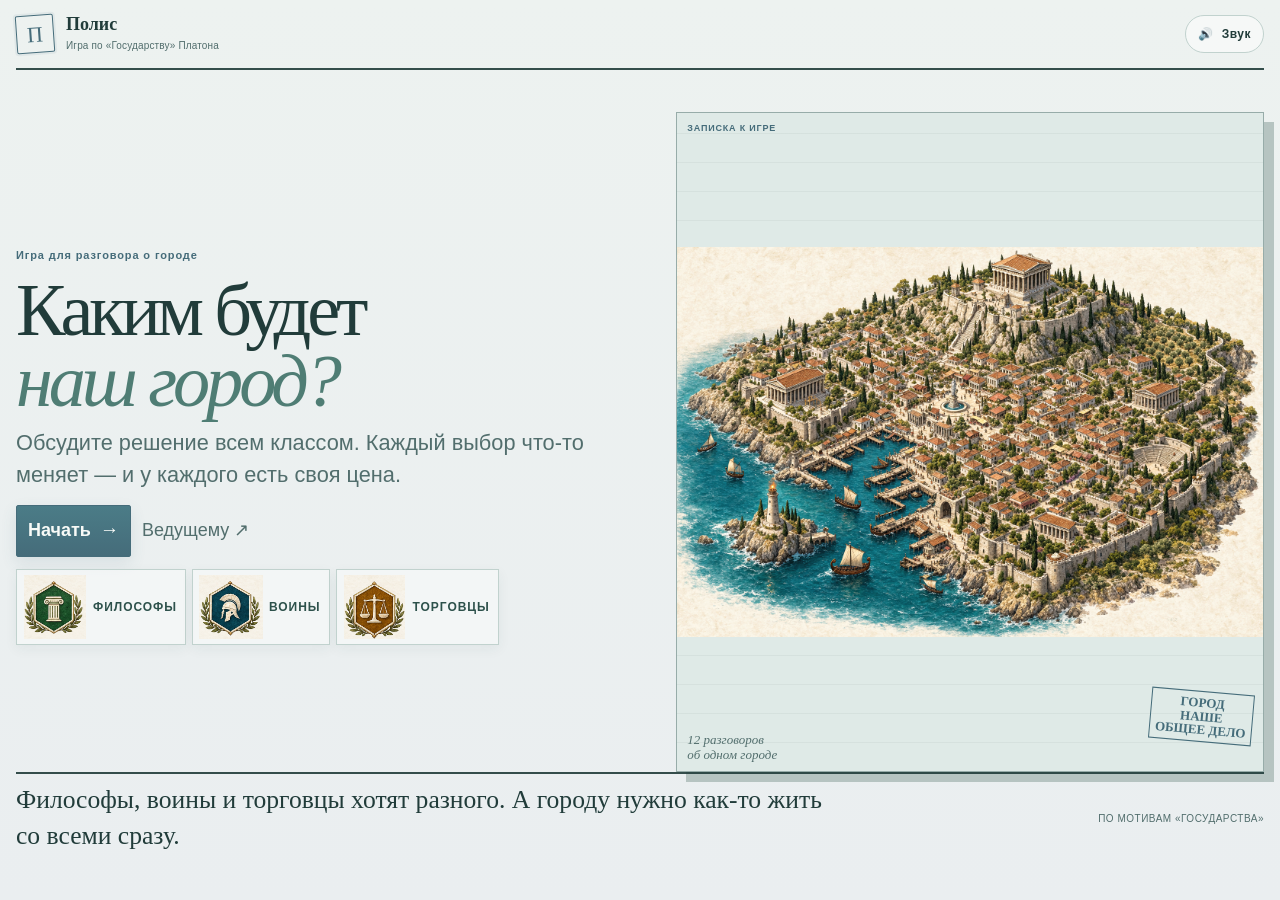
<file: index.html>
<!doctype html>
<html lang="ru">
<head>
  <meta charset="utf-8">
  <meta name="viewport" content="width=device-width, initial-scale=1">
  <meta name="theme-color" content="#263a3c">
  <meta name="description" content="Учебная переговорная игра по диалогу Платона «Государство».">
  <title>«Полис» — игра по «Государству» Платона</title>
  <link rel="icon" type="image/svg+xml" href="assets/img/favicon.svg">
  <link rel="stylesheet" href="styles.css">
  <script defer src="src/game-data.js"></script>
  <script defer src="src/game-logic.js"></script>
  <script defer src="src/app.js"></script>
</head>
<body>
  <div id="app"></div>
</body>
</html>
</file>
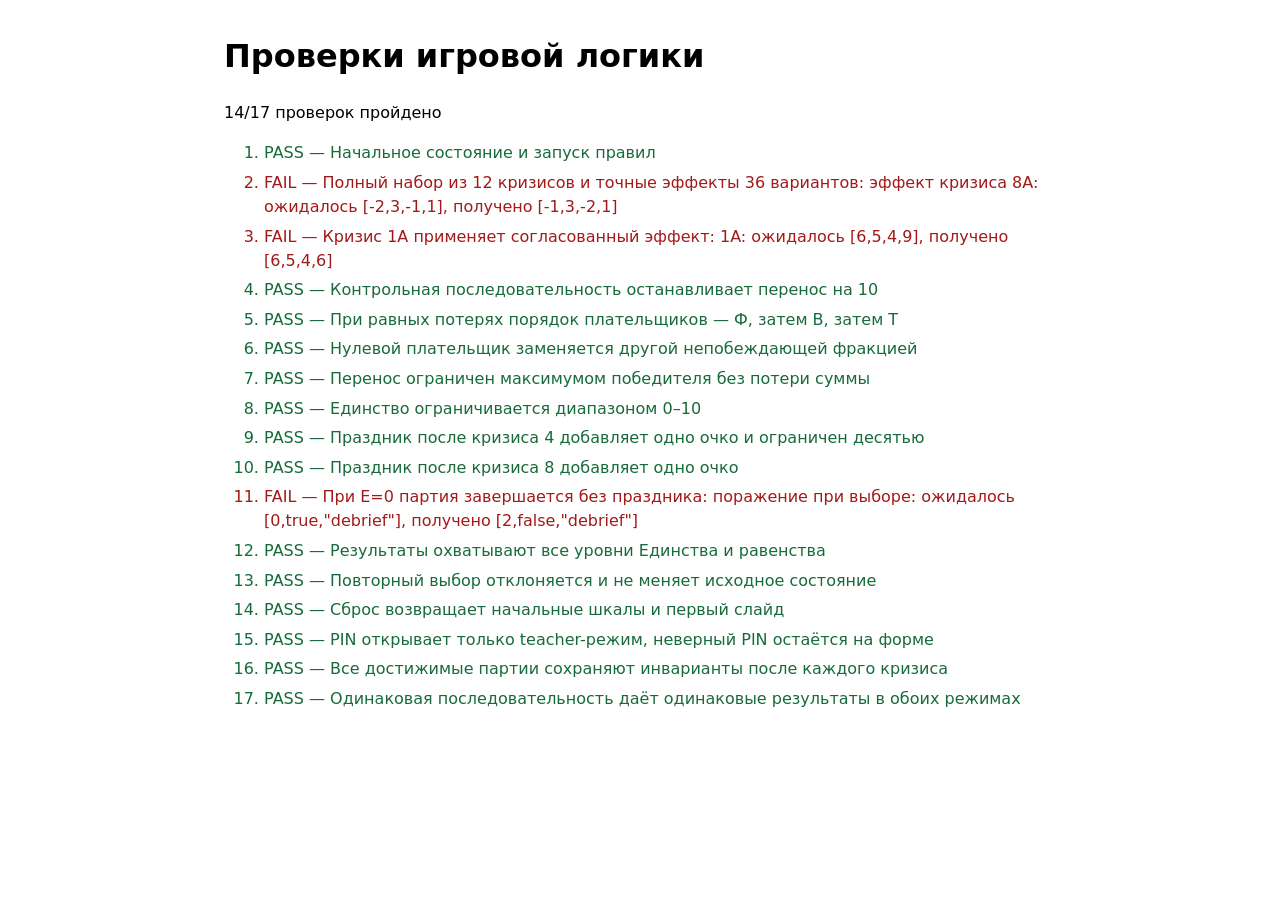
<file: tests/game-logic.test.html>
<!doctype html>
<html lang="ru">
<head>
  <meta charset="utf-8">
  <meta name="viewport" content="width=device-width, initial-scale=1">
  <title>Проверки игровой логики — «Полис»</title>
  <style>
    body { max-width: 52rem; margin: 2rem auto; padding: 0 1rem; font: 1rem/1.5 system-ui, sans-serif; }
    [data-status="pass"] { color: #176b3a; }
    [data-status="fail"] { color: #a31919; }
    li { margin: .35rem 0; }
  </style>
</head>
<body>
  <h1>Проверки игровой логики</h1>
  <p id="summary">Проверки не запущены.</p>
  <ol id="results"></ol>
  <script src="../src/game-data.js"></script>
  <script src="../src/game-logic.js"></script>
  <script>
    (() => {
      const results = document.querySelector("#results");
      const summary = document.querySelector("#summary");
      const tests = [];
      const fail = (message) => { throw new Error(message); };
      const equal = (actual, expected, message) => {
        if (JSON.stringify(actual) !== JSON.stringify(expected)) {
          fail(`${message}: ожидалось ${JSON.stringify(expected)}, получено ${JSON.stringify(actual)}`);
        }
      };
      const truthy = (value, message) => { if (!value) fail(message); };
      const throws = (fn, message) => {
        let didThrow = false;
        try { fn(); } catch { didThrow = true; }
        truthy(didThrow, message);
      };
      const test = (name, fn) => tests.push({ name, fn });
      const { PolisData, PolisGame } = window;
      const freshGame = () => PolisGame.createInitialState();
      const startGame = () => {
        let state = PolisGame.startGame(freshGame());
        while (state.phase === "rules") state = PolisGame.nextRuleSlide(state);
        return state;
      };
      const choose = (state, crisisIndex, optionId) => {
        const option = PolisData.crises[crisisIndex].options.find((item) => item.id === optionId);
        return PolisGame.applyChoice(state, option);
      };
      const finishChoice = (state) => PolisGame.advanceAfterDebrief(state);
      const invariants = (state) => {
        const values = Object.values(state.factions);
        truthy(values.every((value) => Number.isInteger(value) && value >= 0 && value <= 10),
          "влияние должно быть целым числом от 0 до 10");
        equal(values.reduce((sum, value) => sum + value, 0), 15, "сумма влияния");
        truthy(Number.isInteger(state.unity) && state.unity >= 0 && state.unity <= 10,
          "Единство должно быть целым числом от 0 до 10");
      };
       const allEffects = [
         [[1,0,-1,-2],[-1,2,-1,0],[-2,-1,3,1]],
         [[-1,3,-2,1],[0,-1,1,-2],[2,-1,-1,0]],
         [[-1,-1,2,0],[3,-2,-1,1],[0,1,-1,-2]],
         [[1,-1,0,-2],[-1,2,-1,0],[-1,-2,3,1]],
         [[-2,3,-1,1],[-1,0,1,-2],[2,-1,-1,0]],
         [[-1,-1,2,0],[3,-1,-2,1],[0,1,-1,-2]],
         [[1,0,-1,-2],[-1,2,-1,0],[-1,-2,3,1]],
         [[-2,3,-1,1],[0,-1,1,-2],[2,-1,-1,0]],
         [[-1,-1,2,0],[3,-2,-1,1],[-1,1,0,-2]],
         [[1,-1,0,-2],[-1,2,-1,0],[-1,-2,3,1]],
         [[-2,3,-1,1],[0,-1,1,-2],[2,-1,-1,0]],
         [[-1,-1,2,0],[3,-2,-1,1],[0,1,-1,-2]]
       ];

      test("Начальное состояние и запуск правил", () => {
        const state = freshGame();
        equal([state.factions.F, state.factions.V, state.factions.T, state.unity], [5,5,5,8],
          "стартовые шкалы");
        equal(PolisGame.startGame(state).phase, "rules", "публичный маршрут");
      });
      test("Полный набор из 12 кризисов и точные эффекты 36 вариантов", () => {
        equal(PolisData.crises.length, 12, "число кризисов");
        PolisData.crises.forEach((crisis, index) => {
          equal(crisis.id, index + 1, `ID кризиса ${index + 1}`);
          equal(crisis.options.length, 3, `число вариантов кризиса ${index + 1}`);
          truthy(crisis.title && crisis.scenario && crisis.quote && crisis.question,
            `полнота текста кризиса ${index + 1}`);
          crisis.options.forEach((option, optionIndex) => {
            equal(option.id, ["A","B","C"][optionIndex], `ID варианта ${index + 1}`);
            truthy(option.text && option.type, `текст варианта ${index + 1}${option.id}`);
            const effect = ["F","V","T","E"].map((key) => option.effect[key] || 0);
            equal(effect, allEffects[index][optionIndex], `эффект кризиса ${index + 1}${option.id}`);
          });
        });
      });
      test("Кризис 1A применяет согласованный эффект", () => {
        const state = choose(startGame(), 0, "A");
        equal([state.factions.F,state.factions.V,state.factions.T,state.unity], [6,5,4,9], "1A");
      });
      test("Контрольная последовательность останавливает перенос на 10", () => {
        let state = choose(startGame(), 0, "A");
        state = finishChoice(state);
        state = choose(state, 1, "C");
        state = finishChoice(state);
        state = choose(state, 2, "B");
        equal([state.factions.F,state.factions.V,state.factions.T,state.unity], [10,2,3,7],
          "1A → 2C → 3B");
      });
      test("При равных потерях порядок плательщиков — Ф, затем В, затем Т", () => {
        const initial = { ...startGame(), factions: { F: 9, V: 5, T: 1 } };
        const state = PolisGame.applyChoice(initial, {
          id: "TEST", effect: { F: 2, V: -1, T: -1, E: 0 }
        });
        equal(state.factions, { F: 10, V: 4, T: 1 }, "первым платит Ф при равном минусе");
      });
      test("Нулевой плательщик заменяется другой непобеждающей фракцией", () => {
        const state = {
          ...startGame(), factions: { F: 7, V: 0, T: 8 }
        };
        const next = PolisGame.applyChoice(state, {
          id: "TEST", effect: { F: 2, V: -1, T: -1, E: 0 }
        });
        equal(next.factions, { F: 9, V: 0, T: 6 }, "альтернативный плательщик");
      });
      test("Перенос ограничен максимумом победителя без потери суммы", () => {
        const state = {
          ...startGame(), factions: { F: 9, V: 3, T: 3 }
        };
        const next = PolisGame.applyChoice(state, {
          id: "TEST", effect: { F: 3, V: -2, T: -1, E: 0 }
        });
        equal(next.factions, { F: 10, V: 2, T: 3 }, "граница влияния");
        invariants(next);
      });
      test("Единство ограничивается диапазоном 0–10", () => {
        const state = { ...startGame(), unity: 9 };
        const next = PolisGame.applyChoice(state, {
          id: "TEST", effect: { F: 1, V: 0, T: -1, E: 5 }
        });
        equal(next.unity, 10, "верхняя граница Е");
      });
      test("Праздник после кризиса 4 добавляет одно очко и ограничен десятью", () => {
        let state = { ...startGame(), crisisIndex: 3, unity: 9 };
        state = choose(state, 3, "B");
        state = finishChoice(state);
        equal([state.phase,state.unity], ["festival",10], "праздник 4");
        state = PolisGame.advanceAfterFestival(state);
        equal([state.phase,state.crisisIndex], ["game",4], "переход после праздника");
      });
      test("Праздник после кризиса 8 добавляет одно очко", () => {
        let state = { ...startGame(), crisisIndex: 7, unity: 6 };
        state = choose(state, 7, "C");
        state = finishChoice(state);
        equal([state.phase,state.unity], ["festival",7], "праздник 8");
      });
      test("При Е=0 партия завершается без праздника", () => {
        let state = { ...startGame(), crisisIndex: 3, unity: 1 };
        state = choose(state, 3, "C");
        equal([state.unity,state.ended,state.phase], [0,true,"debrief"], "поражение при выборе");
        state = finishChoice(state);
        equal([state.phase,state.crisisIndex], ["result",3], "итог вместо праздника");
      });
      test("Результаты охватывают все уровни Единства и равенства", () => {
        const result = (unity, factions) => PolisGame.getResult({ unity, factions });
        equal(result(0,{F:5,V:5,T:5}).name, "Раздор", "Е=0");
        equal(result(1,{F:5,V:5,T:5}).name, "Тирания", "Е=1");
        equal(result(2,{F:5,V:5,T:5}).name, "Тирания", "Е=2");
        equal(result(3,{F:5,V:5,T:5}).name, "Демократия", "Е=3");
        equal(result(4,{F:5,V:5,T:5}).name, "Демократия", "Е=4");
        equal(result(5,{F:6,V:5,T:4}).name, "Аристократия", "лидируют Ф");
        equal(result(5,{F:4,V:6,T:5}).name, "Тимократия", "лидируют В");
        equal(result(5,{F:4,V:5,T:6}).name, "Олигархия", "лидируют Т");
        equal(result(5,{F:6,V:6,T:3}).name, "Смешанный строй", "ничья двух фракций");
        equal(result(5,{F:5,V:5,T:5}).name, "Смешанный строй", "ничья трёх фракций");
      });
      test("Повторный выбор отклоняется и не меняет исходное состояние", () => {
        const initial = startGame();
        const first = choose(initial, 0, "A");
        throws(() => PolisGame.applyChoice(first, PolisData.crises[0].options[1]),
          "повторное применение эффекта должно быть отклонено");
        equal(initial.factions, { F: 5, V: 5, T: 5 }, "исходное состояние неизменно");
        throws(() => PolisGame.applyChoice(initial, null), "неизвестный вариант должен быть отклонён");
      });
      test("Сброс возвращает начальные шкалы и первый слайд", () => {
        const state = PolisGame.restart({ ...startGame(), crisisIndex: 8, unity: 2, teacherMode: true });
        equal([state.phase,state.crisisIndex,state.unity,state.teacherMode], ["rules",0,8,true], "сброс");
        equal(state.factions, { F: 5, V: 5, T: 5 }, "стартовое влияние");
      });
      test("PIN открывает только teacher-режим, неверный PIN остаётся на форме", () => {
        const gate = PolisGame.openTeacherGate(freshGame());
        const rejected = PolisGame.unlockTeacher(gate, "000");
        equal([rejected.phase,rejected.pinError], ["pin",true], "неверный PIN");
        const accepted = PolisGame.unlockTeacher(rejected, "1881");
        equal([accepted.phase,accepted.teacherMode,accepted.crisisIndex], ["game",true,0], "верный PIN");
      });
      test("Все достижимые партии сохраняют инварианты после каждого кризиса", () => {
        const pending = [startGame()];
        const visited = new Set();
        while (pending.length) {
          const current = pending.pop();
          const key = [
            current.crisisIndex, current.factions.F, current.factions.V,
            current.factions.T, current.unity
          ].join(":");
          if (visited.has(key)) continue;
          visited.add(key);
          const crisis = PolisData.crises[current.crisisIndex];
          for (const option of crisis.options) {
            let next = PolisGame.applyChoice(current, option);
            invariants(next);
            next = PolisGame.advanceAfterDebrief(next);
            invariants(next);
            if (next.phase === "festival") {
              next = PolisGame.advanceAfterFestival(next);
              invariants(next);
            }
            if (next.phase === "game") pending.push(next);
          }
        }
        truthy(visited.size > 100, `ожидалось исследовать много состояний, проверено ${visited.size}`);
      });
      test("Одинаковая последовательность даёт одинаковые результаты в обоих режимах", () => {
        const play = (teacherMode) => {
          let state = { ...startGame(), teacherMode };
          for (const id of ["A","C","B","A","C","B"]) {
            state = choose(state, state.crisisIndex, id);
            if (state.phase === "debrief") state = finishChoice(state);
            if (state.phase === "festival") state = PolisGame.advanceAfterFestival(state);
          }
          return [state.factions,state.unity,state.crisisIndex,state.phase];
        };
        equal(play(false), play(true), "сравнение режимов");
      });

      let passed = 0;
      for (const item of tests) {
        const row = document.createElement("li");
        try {
          item.fn();
          row.textContent = `PASS — ${item.name}`;
          row.dataset.status = "pass";
          passed += 1;
        } catch (error) {
          row.textContent = `FAIL — ${item.name}: ${error.message}`;
          row.dataset.status = "fail";
        }
        results.append(row);
      }
      summary.textContent = `${passed}/${tests.length} проверок пройдено`;
      document.body.dataset.result = passed === tests.length ? "pass" : "fail";
    })();
  </script>
</body>
</html>
</file>
<file: styles.css>
:root {
  color-scheme: light;
  --ink: #213c3a;
  --muted-ink: #526e6d;
  --paper: #edf3f1;
  --sheet: #f8faf7;
  --line: #c1d2ce;
  --green: #4f7d74;
  --green-deep: #2d514b;
  --red: #456c7a;
  --gold: #b08949;
  --warning: #915c32;
  --danger: #8d4b43;
  --soft-surface: #e4ece9;
  --soft-line: #bfd1cd;
  --shadow: rgba(32, 59, 58, 0.12);
  --serif: "Georgia", "Times New Roman", serif;
  --sans: "Segoe UI", "Calibri", sans-serif;
  font-family: var(--sans);
  font-synthesis: none;
  text-rendering: optimizeLegibility;
}

* { box-sizing: border-box; }

html { scroll-behavior: smooth; }

body {
  min-width: 280px;
  min-height: 100vh;
  margin: 0;
  color: var(--ink);
  background: linear-gradient(180deg, #edf2f0 0%, #eaeef0 100%);
  font-size: 18px;
  line-height: 1.5;
}

img { max-width: 100%; }

button, input { font: inherit; }
button { color: inherit; }
button:focus-visible, a:focus-visible, input:focus-visible, summary:focus-visible {
  outline: 3px solid var(--red);
  outline-offset: 3px;
}

.site-shell { min-height: 100vh; min-height: 100svh; display: flex; flex-direction: column; }
.topbar {
  width: min(1500px, calc(100% - 32px));
  min-height: 70px;
  display: grid;
  grid-template-columns: 1fr auto 1fr;
  align-items: center;
  margin-inline: auto;
  border-bottom: 2px solid rgba(33, 60, 58, 0.9);
}
.wordmark { display: inline-flex; align-items: center; gap: 12px; color: inherit; text-decoration: none; }
.wordmark-seal {
  width: 38px;
  height: 38px;
  display: grid;
  place-items: center;
  border: 1px solid var(--red);
  border-radius: 2px;
  color: var(--red);
  font-family: var(--serif);
  font-size: 22px;
  transform: rotate(-4deg);
  box-shadow: 0 0 0 2px rgba(69, 108, 122, 0.08);
}
.wordmark strong { display: block; font-family: var(--serif); font-size: 18px; font-weight: 700; line-height: 1; }
.wordmark small { display: block; margin-top: 5px; color: var(--muted-ink); font-size: 10px; letter-spacing: .015em; }
.topbar-actions {
  display: flex;
  align-items: center;
  grid-column: 3;
  justify-self: end;
  gap: 14px;
}
.topbar-unity {
  display: flex;
  flex-direction: column;
  align-items: center;
  gap: 5px;
  width: min(340px, 32vw);
  padding: 5px 12px;
}
.topbar-unity-label {
  color: var(--muted-ink);
  font-size: 15px;
  font-weight: 700;
  letter-spacing: .06em;
  font-family: var(--serif);
  text-transform: uppercase;
  line-height: 1;
}
.topbar-unity-scale {
  width: 100%;
  display: grid;
  grid-template-columns: 28px minmax(0, 1fr) 28px;
  align-items: center;
  gap: 10px;
}
.topbar-unity-scale > strong,
.topbar-unity-max {
  color: var(--green-deep);
  font-family: var(--serif);
  font-size: 20px;
  font-weight: 700;
  line-height: 1;
  text-align: center;
}
.topbar-unity-max { color: var(--muted-ink); font-size: 17px; }
.topbar-unity-meter {
  position: relative;
  width: 100%;
  height: 16px;
  overflow: hidden;
  border: 1px solid rgba(45, 81, 75, .24);
  border-radius: 999px;
  background: #e1eae6;
}
.topbar-unity-meter span {
  display: block;
  height: 100%;
  border-radius: inherit;
  background: var(--unity-color, var(--green-deep));
  box-shadow: inset 0 -2px 4px rgba(0,0,0,.15), inset 0 2px 4px rgba(255,255,255,.1);
  transition: width .3s ease;
}
.topbar-unity-meter::after {
  position: absolute;
  inset: 0;
  content: "";
  background: repeating-linear-gradient(90deg, transparent 0 calc(10% - 1px), rgba(255, 255, 255, .75) calc(10% - 1px) 10%);
  pointer-events: none;
}
.sound-toggle {
  display: inline-flex;
  align-items: center;
  gap: 8px;
  min-height: 38px;
  padding: 7px 12px;
  border: 1px solid var(--line);
  border-radius: 999px;
  background: rgba(255, 255, 255, 0.52);
  color: var(--ink);
  font-size: 12px;
  font-weight: 700;
  letter-spacing: .04em;
  cursor: pointer;
  transition: background-color .15s ease, border-color .15s ease, transform .15s ease;
}
.sound-toggle:hover { border-color: var(--green); background: rgba(255, 255, 255, 0.82); }
.sound-toggle:active { transform: translateY(1px); }
.mode-tag { color: var(--red); font-size: 12px; font-weight: 700; }
.text-button, .quiet-button, .back-link {
  min-height: 44px;
  padding: 9px 0;
  border: 0;
  background: transparent;
  color: var(--muted-ink);
  cursor: pointer;
  text-decoration: none;
}
.text-button:hover, .quiet-button:hover, .back-link:hover { color: var(--red); }
main {
  width: min(1500px, calc(100% - 32px));
  flex: 1;
  margin: 0 auto;
  padding: 12px 0 16px;
}
#main-content > section { animation: screen-enter .2s ease-out both; }

.eyebrow { color: var(--red); font-size: 11px; font-weight: 700; letter-spacing: .08em; }
h1, h2, p { margin-top: 0; }
h1, h2 { font-family: var(--serif); font-weight: 500; }
h1 em, h2 em { color: var(--green); font-weight: 500; }
.primary-button {
  min-height: 52px;
  display: inline-flex;
  align-items: center;
  justify-content: center;
  gap: 9px;
  padding: 0 11px;
  border: 1px solid var(--red);
  border-radius: 2px;
  background: linear-gradient(180deg, #4b7c87 0%, #456c7a 100%);
  color: var(--sheet);
  font-weight: 700;
  cursor: pointer;
  transition: transform .15s ease, box-shadow .15s ease, filter .15s ease;
  box-shadow: 0 6px 16px rgba(69, 108, 122, 0.12);
}
.primary-button:hover { filter: brightness(1.03); }
.primary-button:active { transform: translateY(1px); }
.primary-button span { font-size: 19px; font-weight: 400; }
.primary-button:disabled, .quiet-button:disabled { opacity: .5; cursor: not-allowed; }

.home-hero {
  min-height: max(430px, min(720px, calc(100svh - 240px)));
  display: grid;
  grid-template-columns: minmax(0, 1.08fr) minmax(0, 1fr);
  align-items: center;
  gap: clamp(14px, 2vw, 27px);
}
.hero-copy { position: relative; z-index: 1; padding: 9px 0; }
.hero-copy h1 {
  max-width: 760px;
  margin: 8px 0 10px;
  font-size: clamp(62px, 5.8vw, 108px);
  line-height: .96;
  letter-spacing: -.055em;
}
.hero-intro { max-width: 620px; margin-bottom: 0; color: var(--muted-ink); font-size: clamp(20px, 1.7vw, 28px); line-height: 1.48; }
.hero-actions { display: flex; flex-wrap: wrap; align-items: center; gap: 11px; margin-top: 13px; }
.quiet-button { min-height: 48px; }
.faction-badge-row {
  display: flex;
  flex-wrap: wrap;
  gap: 6px;
  margin-top: 12px;
}
.faction-badge {
  display: inline-flex;
  align-items: center;
  gap: 6px;
  min-height: 58px;
  padding: 5px 8px 5px 6px;
  border: 1px solid var(--line);
  background: rgba(255, 255, 255, 0.4);
  box-shadow: 0 4px 12px rgba(40, 70, 68, 0.06);
}
.faction-badge img {
  width: 64px;
  height: 64px;
  object-fit: contain;
  display: block;
}
.faction-badge span {
  color: var(--green-deep);
  font-size: 12px;
  font-weight: 700;
  letter-spacing: .08em;
  text-transform: uppercase;
}
.city-illustration {
  position: relative;
  min-height: 430px;
  height: 100%;
  overflow: hidden;
  border: 1px solid rgba(143, 166, 162, 0.9);
  background-color: #dfeae7;
  background-image: repeating-linear-gradient(0deg, transparent 0 28px, rgba(33, 60, 58, 0.05) 28px 29px);
  box-shadow: 10px 10px 0 rgba(169, 186, 182, 0.8);
}
.city-map-art {
  position: absolute;
  inset: 0;
  width: 100%;
  height: 100%;
  object-fit: contain;
  opacity: .96;
  filter: saturate(.88) contrast(1.08);
}
.illustration-caption { position: absolute; top: 9px; left: 10px; color: var(--red); font-size: 9px; font-weight: 700; letter-spacing: .09em; }
.city-stamp { position: absolute; right: 10px; bottom: 29px; padding: 4px 5px; border: 1px solid var(--red); color: var(--red); font-family: var(--serif); font-size: 13px; font-weight: 700; line-height: 1.05; text-align: center; transform: rotate(5deg); }
.city-index { position: absolute; bottom: 8px; left: 10px; color: var(--muted-ink); font-family: var(--serif); font-size: 13px; font-style: italic; line-height: 1.15; }
.home-note { display: grid; grid-template-columns: minmax(0, 1fr) auto; align-items: center; gap: 9px; padding: 8px 0 0; border-top: 2px solid rgba(33, 60, 58, 0.9); }
.home-note p { max-width: 820px; margin: 0; font-family: var(--serif); font-size: clamp(22px, 2vw, 31px); line-height: 1.4; }
.note-signature { color: var(--muted-ink); font-size: 10px; letter-spacing: .05em; }

.narrow-panel { width: min(640px, 100%); margin: 0 auto; padding: 4px 0 12px; }
.back-link { display: block; margin-bottom: 11px; }
.panel-title { margin: 6px 0; font-size: clamp(42px, 5vw, 64px); line-height: 1; letter-spacing: -.025em; }
.lead { max-width: 500px; margin-bottom: 0; color: var(--muted-ink); line-height: 1.55; }
.pin-form { margin-top: 12px; }
.pin-form label { display: block; margin-bottom: 7px; font-size: 14px; font-weight: 700; }
.pin-row { display: flex; gap: 5px; }
.pin-row input { min-width: 0; flex: 1; height: 50px; padding: 0 7px; border: 1px solid #9eb2ae; border-radius: 2px; background: var(--sheet); letter-spacing: .18em; }
.form-error { min-height: 22px; margin: 5px 0 0; color: var(--danger); font-size: 13px; }
.security-note { margin: 10px 0 0; padding: 6px 7px; border-left: 3px solid var(--gold); background: var(--soft-surface); color: var(--ink); font-size: 13px; line-height: 1.5; }
.security-note strong { color: var(--ink); }

.rules-layout { width: 100%; min-height: calc(100svh - 130px); display: grid; grid-template-columns: 1fr; align-items: stretch; margin: 0 auto; padding-top: 0; }
.rules-card {
  width: 100%;
  min-height: inherit;
  display: flex;
  flex-direction: column;
  justify-content: center;
  padding: clamp(13px, 2vw, 26px) clamp(11px, 2vw, 35px);
  border: 1px solid var(--line);
  border-top: 4px solid var(--green);
  background: linear-gradient(180deg, rgba(255,255,255,0.4), rgba(240,246,245,0.9));
  box-shadow: 8px 8px 0 rgba(187, 203, 198, 0.7);
}
.rules-card-inner {
  display: grid;
  grid-template-columns: minmax(0, 1.5fr) minmax(260px, 420px);
  align-items: center;
  gap: clamp(11px, 1.5vw, 24px);
}
.rules-copy { min-width: 0; overflow-wrap: anywhere; }
.slide-meta { display: flex; justify-content: flex-start; color: var(--muted-ink); font-size: 13px; font-weight: 700; letter-spacing: .04em; }
.slide-progress { height: 3px; margin: 7px 0 clamp(12px, 3vh, 26px); overflow: hidden; background: var(--soft-surface); }
.slide-progress span { height: 100%; display: block; background: var(--red); transition: width .2s ease; }
.rules-card h1 { max-width: 860px; margin: 4px 0 9px; font-size: clamp(48px, 4.8vw, 92px); line-height: .98; letter-spacing: -.04em; overflow-wrap: anywhere; }
.rules-card > p { display: none; }
.rules-copy > p {
  max-width: 760px;
  min-height: 0;
  margin-bottom: 0;
  color: var(--muted-ink);
  font-size: clamp(22px, 1.9vw, 34px);
  line-height: 1.38;
  overflow-wrap: anywhere;
}
.slide-controls { display: flex; justify-content: space-between; align-items: center; gap: 6px; margin-top: 15px; padding-top: 9px; }
.slide-controls .primary-button, .slide-controls .quiet-button { min-height: 56px; font-size: 17px; }
.rules-visual {
  position: relative;
  aspect-ratio: 1 / 1.08;
  overflow: hidden;
  border: 0;
  background: transparent;
  display: flex;
  align-items: center;
  justify-content: center;
}
.rules-visual img {
  display: block;
  width: 100%;
  height: 100%;
  object-fit: contain;
  filter: saturate(.85) contrast(1.06);
}
.rules-visual .faction-badge-row {
  width: 100%;
  height: 100%;
  display: flex;
  flex-direction: column;
  align-items: center;
  justify-content: center;
  gap: 12px;
  margin-top: 0;
}
.rules-visual .faction-badge {
  min-height: auto;
  padding: 8px 12px;
  flex: none;
  width: 100%;
  max-width: 260px;
}
.rules-visual .faction-badge img {
  width: 80px;
  height: 80px;
}
.rules-visual .faction-badge span {
  font-size: 16px;
}
.rule-options-explanation {
  width: 100%;
  height: 100%;
  display: flex;
  flex-direction: column;
  align-items: center;
  justify-content: center;
  gap: 16px;
  padding: 24px;
  text-align: center;
}
.rule-options-explanation h3 {
  margin: 0 0 8px;
  color: var(--green-deep);
  font-size: clamp(22px, 2.2vw, 28px);
  font-family: var(--serif);
  line-height: 1.2;
}
.option-types {
  display: flex;
  gap: 16px;
  width: 100%;
  max-width: 720px;
  justify-content: center;
  flex-wrap: wrap;
}
.option-type {
  flex: 1;
  min-width: 180px;
  max-width: 220px;
  padding: 16px;
  background: rgba(255, 255, 255, 0.6);
  border: 1px solid var(--line);
  border-radius: 12px;
  display: flex;
  flex-direction: column;
  gap: 8px;
}
.option-type .type-label {
  display: block;
  font-weight: 700;
  font-size: 15px;
  color: var(--ink);
  margin-bottom: 4px;
}
.option-type p {
  margin: 0;
  font-size: 14px;
  line-height: 1.4;
  color: var(--muted-ink);
}
.rule-note {
  margin: 8px 0 0 !important;
  font-size: 15px;
  color: var(--muted-ink);
  font-style: italic;
}

.game-layout, .debrief-layout { display: grid; grid-template-columns: minmax(0, 1fr) minmax(300px, 360px); gap: clamp(14px, 1.5vw, 24px); align-items: start; }
.game-layout, .debrief-layout { flex: 1; align-items: stretch; }
.game-layout:not(.teacher-layout), .debrief-layout:not(.teacher-layout) { grid-template-columns: minmax(0, 1fr); }
.game-layout:not(.teacher-layout) .game-sidebar, .debrief-layout:not(.teacher-layout) .debrief-sidebar { display: none; }
main:has(.game-layout), main:has(.debrief-layout) { display: flex; flex-direction: column; }
.game-main, .debrief-main { min-width: 0; min-height: 0; display: flex; flex-direction: column; }
.game-sidebar, .debrief-sidebar { align-self: start; }
.crisis-kicker { display: flex; align-items: center; gap: 6px; color: var(--red); font-size: 13px; font-weight: 700; letter-spacing: .05em; }
.crisis-line { width: 29px; height: 1px; flex: 0 0 auto; background: var(--ink); }
.crisis-heading { max-width: none; margin: 14px 0; padding-bottom: 12px; border-bottom: 1px solid var(--soft-line); }
.crisis-heading h1 { margin: 0 0 6px; font-size: clamp(34px, 3vw, 60px); line-height: 1; letter-spacing: -.035em; }
.crisis-heading p, .plato-quote { color: var(--muted-ink); font-size: clamp(17px, 1.25vw, 21px); line-height: 1.36; }
.mobile-reading { display: none; }
.mobile-reading summary { min-height: 36px; display: flex; align-items: center; color: var(--green-deep); font-size: 14px; font-weight: 700; cursor: pointer; }
.mobile-reading p { margin: 8px 0 0; color: var(--muted-ink); font-size: 15px; line-height: 1.5; }
.crisis-visual {
  flex: 1 1 auto;
  min-height: 180px;
  margin: 10px 0 14px;
  overflow: hidden;
  border: 0;
  background: transparent;
  width: 100%;
  height: clamp(220px, 30vh, 300px);
  aspect-ratio: auto;
}
.crisis-visual img {
  display: block;
  width: 100%;
  height: 100%;
  object-fit: contain;
  filter: saturate(.82) contrast(1.06);
}
.crisis-visual.compact { margin-top: 10px; height: clamp(200px, 27vh, 270px); }
.option-list { display: grid; gap: 8px; }
.option-card {
  width: 100%;
  min-height: 48px;
  display: grid;
  grid-template-columns: 38px minmax(0, 1fr) 18px;
  align-items: center;
  gap: 6px;
  padding: 4px 7px;
  border: 1px solid var(--soft-line);
  border-left: 3px solid transparent;
  border-radius: 1px;
  background: var(--sheet);
  text-align: left;
  cursor: pointer;
  transition: border-color .15s ease, background-color .15s ease, transform .15s ease;
}
.option-card:hover { transform: translateX(2px); border-color: var(--green); border-left-color: var(--red); background: #f0f5f2; }
.option-card:active { transform: translateY(1px); }
.option-letter { width: 30px; height: 30px; display: grid; place-items: center; border: 1px solid var(--red); color: var(--red); font-family: var(--serif); font-size: 15px; }
.option-copy { font-size: clamp(17px, 1.2vw, 22px); line-height: 1.3; }
.option-arrow { color: var(--red); font-size: 17px; }
.effect-list { grid-column: 2; color: var(--green-deep); font-size: 15px; font-weight: 700; }
.choice-hint { margin: 10px 0 0; color: var(--muted-ink); font-size: 15px; line-height: 1.3; }
.game-sidebar, .debrief-sidebar { display: grid; gap: 6px; }
.unity-card, .teacher-board, .result-board { padding: 9px; border: 1px solid var(--line); background: var(--sheet); box-shadow: 0 8px 18px var(--shadow); }
.unity-card { border-top: 3px solid var(--green); }
.unity-card.warning { border-top-color: var(--warning); }
.unity-card.critical { border-top-color: var(--red); }
.unity-card.zero { border-top-color: #222; }
.status-illustration {
  display: flex;
  justify-content: center;
  align-items: center;
  min-height: 86px;
  margin-bottom: 7px;
  padding: 4px 0;
  background: transparent;
}
.status-illustration img {
  display: block;
  width: 100%;
  max-width: 110px;
  max-height: 72px;
  object-fit: contain;
}
.unity-heading { display: flex; justify-content: space-between; align-items: end; gap: 5px; }
.unity-heading h2 { margin: 4px 0 0; font-size: 29px; }
.unity-value { color: var(--green-deep); font-family: var(--serif); font-size: 38px; font-weight: 500; white-space: nowrap; }
.warning .unity-value { color: var(--warning); }
.critical .unity-value { color: var(--red); }
.zero .unity-value { color: #222; }
.unity-value small, .result-unity small { color: var(--muted-ink); font-family: var(--sans); font-size: 12px; }
.unity-track { height: 12px; margin-top: 9px; overflow: hidden; background: var(--soft-surface); }
.unity-track span { height: 100%; display: block; background: var(--green); transition: width .3s ease; }
.warning .unity-track span { background: var(--warning); }
.critical .unity-track span { background: var(--red); }
.zero .unity-track span { background: #222; }
.track-scale { display: flex; justify-content: space-between; gap: 4px; margin-top: 4px; color: var(--muted-ink); font-size: 13px; }
.teacher-board .section-heading { margin-bottom: 7px; }
.section-heading h2 { margin: 4px 0 0; font-size: 30px; }
.faction-metrics { display: grid; gap: 9px; }
.faction-metric { display: grid; grid-template-columns: minmax(0, 1fr) auto; align-items: end; gap: 2px 4px; }
.metric-label { color: var(--muted-ink); font-size: 18px; line-height: 1.3; }
.faction-metric strong { font-family: var(--serif); font-size: 29px; font-weight: 500; white-space: nowrap; }
.faction-metric strong small { color: var(--muted-ink); font-family: var(--sans); font-size: 11px; }
.mini-track { height: 6px; grid-column: 1 / -1; overflow: hidden; background: var(--soft-surface); }
.mini-track span { height: 100%; display: block; background: var(--green); transition: width .25s ease; }
.warriors .mini-track span { background: var(--red); }
.merchants .mini-track span { background: var(--gold); }
.teacher-unity-row, .result-unity { display: flex; justify-content: space-between; align-items: center; padding-top: 7px; border-top: 1px solid var(--line); color: var(--muted-ink); font-size: 16px; }
.teacher-unity-row { margin-top: 6px; }
.teacher-unity-row strong, .result-unity strong { color: var(--ink); font-family: var(--serif); font-size: 27px; font-weight: 500; }
.sidebar-note { display: flex; gap: 10px; padding: 10px 0; border-top: 1px solid var(--line); color: var(--muted-ink); }
.sidebar-note .note-mark { flex: 0 0 auto; }
.sidebar-note p { margin: 0; font-size: 12px; line-height: 1.4; }

.debrief-main { position: relative; max-width: none; }
.quote-mark { position: absolute; top: 18px; right: 25px; color: #b9cbc6; font-family: var(--serif); font-size: 90px; line-height: 1; pointer-events: none; }
.debrief-title { max-width: 960px; margin: 12px 0 10px; padding-bottom: 8px; border-bottom: 1px solid var(--soft-line); font-size: clamp(42px, 4vw, 68px); line-height: .98; }
.plato-quote { max-width: 1280px; margin-bottom: 12px; font-family: var(--serif); font-size: clamp(17px, 1.2vw, 22px); line-height: 1.4; }
.class-question { margin-top: 12px; padding: 10px 0 0 12px; border-top: 1px solid var(--line); border-left: 4px solid var(--red); }
.class-question p { margin: 4px 0 0; font-size: clamp(18px, 1.2vw, 22px); font-weight: 700; line-height: 1.3; }
.debrief-continue { margin-top: 14px; }
.outcome-note { padding: 6px; border-left: 3px solid var(--gold); background: var(--soft-surface); }
.outcome-note p { margin: 8px 0 0; color: var(--muted-ink); font-size: 16px; line-height: 1.4; }
.teacher-effects { display: grid; gap: 5px; margin-top: 8px; padding-top: 7px; border-top: 1px solid var(--line); color: var(--green-deep); font-size: 11px; line-height: 1.35; }
.full-button { width: 100%; }

.festival-screen {
  width: min(1600px, 100%);
  height: calc(100svh - 100px);
  margin: 0 auto;
  display: grid;
  grid-template-columns: minmax(0, 1.3fr) minmax(360px, .9fr);
  grid-template-rows: 1fr;
  align-items: center;
  column-gap: clamp(24px, 4vw, 60px);
}
.festival-art {
  grid-column: 1;
  width: 100%;
  height: 100%;
  max-width: 1000px;
  max-height: calc(100svh - 150px);
  margin: 0;
  display: flex;
  justify-content: center;
  align-items: center;
  color: var(--red);
  background: transparent;
}
.festival-art img {
  display: block;
  width: 100%;
  height: 100%;
  max-height: calc(100svh - 150px);
  object-fit: contain;
  border: 0;
}
.festival-art svg { width: 100%; height: 100%; fill: var(--gold); }
.festival-content {
  grid-column: 2;
  display: flex;
  flex-direction: column;
  justify-content: center;
  gap: 24px;
  text-align: left;
}
.festival-content > .eyebrow { margin: 0; }
.festival-content h1 { margin: 0; font-size: clamp(72px, 8vw, 120px); line-height: .9; }
.festival-content p { max-width: 600px; margin: 0; color: var(--muted-ink); font-size: clamp(24px, 2vw, 34px); line-height: 1.5; }
.festival-content p strong { color: var(--green-deep); }
.festival-unity { color: var(--green-deep); font-weight: 600; }
.festival-content button { margin-top: 12px; align-self: flex-start; }

@media (max-width: 960px) {
  .festival-screen {
    width: min(800px, 100%);
    height: auto;
    grid-template-columns: minmax(0, 1fr);
    grid-template-rows: auto;
    justify-items: center;
    gap: 16px;
    text-align: center;
  }
  .festival-content {
    grid-column: 1;
    grid-row: auto;
    justify-self: center;
    width: 100%;
    max-width: 600px;
  }
  .festival-content > .eyebrow,
  .festival-content h1,
  .festival-content p,
  .festival-content button {
    justify-self: center;
  }
  .festival-content button { align-self: center; }
  .festival-art {
    grid-column: 1;
    grid-row: auto;
    width: min(680px, 100%);
    height: auto;
    margin: 0 auto 5px;
  }
  .festival-art img {
    height: auto;
    max-height: 50svh;
  }
  .festival-screen p { margin: 0 auto 20px; }
}

.result-layout { min-height: 0; display: grid; grid-template-columns: minmax(0, 1fr); justify-items: center; align-content: center; gap: 4px; padding: 2px 0; }
.result-copy { width: min(100%, 960px); display: flex; flex-direction: column; align-items: center; text-align: center; }
.result-state-art { width: min(540px, 48vw); height: clamp(230px, 35vh, 320px); display: block; margin: 0 auto 4px; object-fit: contain; }
.result-copy h1 { margin: 2px 0 6px; color: var(--green-deep); font-size: clamp(48px, 5vw, 76px); line-height: 1; }
.result-copy > p { max-width: 760px; margin-bottom: 6px; color: var(--muted-ink); font-size: clamp(21px, 1.7vw, 30px); line-height: 1.35; }
.result-board { width: min(100%, 1200px); max-width: none; padding: 18px; }
.result-board > .eyebrow { display: block; margin-bottom: 12px; font-size: 13px; text-align: center; }
.result-metrics { display: grid; grid-template-columns: repeat(2, minmax(0, 1fr)); gap: 0 16px; }
.result-metric { min-width: 0; display: grid; grid-template-columns: 96px minmax(0, 1fr) auto; grid-template-rows: auto auto; align-items: center; gap: 6px 14px; padding: 12px; border-top: 1px solid var(--soft-line); text-align: left; }
.result-metric:nth-child(-n + 2) { border-top: 0; }
.result-metric img { width: 96px; height: 96px; grid-column: 1; grid-row: 1 / 3; object-fit: contain; }
.result-metric .metric-label { grid-column: 2; grid-row: 1; align-self: end; color: var(--muted-ink); font-size: 20px; line-height: 1.2; }
.result-metric strong { grid-column: 3; grid-row: 1; align-self: end; color: var(--ink); font-family: var(--serif); font-size: 38px; font-weight: 500; line-height: 1; white-space: nowrap; }
.result-metric strong small { color: var(--muted-ink); font-family: var(--sans); font-size: 14px; }
.result-metric .mini-track { width: 100%; height: 8px; grid-column: 2 / 4; grid-row: 2; }
.result-metric.unity .mini-track span { background: var(--green); }
.result-reflection { margin: 12px 0 0; color: var(--muted-ink); font-size: 14px; line-height: 1.45; text-align: center; }
.result-restart { justify-self: center; }

@media (min-width: 821px) and (max-height: 760px) {
  .result-layout { gap: 4px; padding: 2px 0; }
  .result-state-art { width: min(420px, 38vw); height: 190px; margin: 0 auto 2px; }
  .result-board { padding: 10px; }
  .result-board > .eyebrow { margin-bottom: 8px; }
  .result-metric { grid-template-columns: 80px minmax(0, 1fr) auto; gap: 4px 12px; padding: 8px; }
  .result-metric img { width: 80px; height: 80px; }
}

@media (min-width: 821px) {
  main { display: flex; flex-direction: column; justify-content: safe center; }
  main:has(.game-layout), main:has(.debrief-layout) {
    justify-content: flex-start;
    padding-top: 6px;
  }
}

@media (max-width: 820px) {
  .topbar, main { width: min(calc(100% - 20px), 680px); }
  .topbar { grid-template-columns: 1fr auto; }
  .topbar-unity { grid-column: 1 / -1; grid-row: 2; justify-self: center; width: min(340px, 100%); }
  .topbar-actions { grid-column: 2; grid-row: 1; }
  main { padding-top: 11px; padding-bottom: 13px; }
  .home-hero { min-height: 0; grid-template-columns: 1fr; gap: 10px; padding: 4px 0 10px; }
  .hero-copy { padding: 6px 0 0; }
  .city-illustration { min-height: 270px; height: 270px; }
  .home-note { grid-template-columns: 1fr auto; }
  .rules-layout { width: 100%; min-height: 0; grid-template-columns: 1fr; gap: 5px; padding-top: 0; }
  .rules-card { min-height: 0; }
  .rules-card-inner { grid-template-columns: 1fr; }
  .rule-options-explanation { padding: 20px; gap: 14px; }
  .rule-options-explanation h3 { font-size: 20px; }
  .option-types { flex-wrap: wrap; gap: 12px; }
  .game-layout, .debrief-layout { grid-template-columns: minmax(0, 1fr); gap: 8px; }
  .game-sidebar, .debrief-sidebar { grid-template-columns: minmax(0, 1fr) minmax(0, 1fr); align-items: start; }
  .sidebar-note { align-self: stretch; }
  .result-layout { min-height: 0; grid-template-columns: 1fr; gap: 8px; padding: 4px 0; }
  .result-state-art { width: min(360px, 60vw); height: clamp(170px, 25svh, 220px); }
}

@media (max-width: 540px) {
  .topbar, main { width: calc(100% - 14px); }
  .topbar { min-height: 58px; }
  .wordmark { gap: 7px; }
  .wordmark-seal { width: 29px; height: 29px; font-size: 17px; }
  .wordmark strong { font-size: 15px; }
  .wordmark small { max-width: 130px; font-size: 8px; }
  .mode-tag { font-size: 10px; }
  .topbar-actions { gap: 7px; }
  .topbar-unity { width: min(280px, 100%); padding: 3px 8px 6px; }
  .topbar-unity-label { font-size: 12px; }
  .topbar-unity-scale { grid-template-columns: 22px minmax(0, 1fr) 22px; gap: 7px; }
  .topbar-unity-scale > strong { font-size: 16px; }
  .topbar-unity-max { font-size: 14px; }
  .topbar-unity-meter { height: 12px; }
  .sound-toggle { min-height: 32px; padding: 5px 9px; font-size: 10px; }
  .text-button { min-height: 38px; font-size: 12px; }
  main { padding: 4px 0 5px; }
  .hero-copy { padding-top: 5px; }
  .hero-copy h1 { margin: 7px 0; font-size: clamp(44px, 13vw, 58px); }
  .hero-intro { max-width: 360px; font-size: 15px; line-height: 1.45; }
  .hero-actions { align-items: flex-start; flex-direction: column; gap: 2px; margin-top: 7px; }
  .hero-actions .primary-button { min-height: 46px; }
  .faction-badge-row { margin-top: 8px; }
  .faction-badge { min-height: 40px; padding-block: 3px; }
  .faction-badge img { width: 28px; height: 28px; }
  .faction-badge span { font-size: 10px; letter-spacing: .06em; }
  .city-illustration, .home-note { display: none; }
  .home-hero { gap: 0; padding: 0; }
  .narrow-panel { padding: 0; }
  .back-link { min-height: 38px; margin-bottom: 6px; }
  .panel-title { margin: 7px 0; font-size: clamp(37px, 11vw, 49px); }
  .lead { font-size: 14px; line-height: 1.4; }
  .pin-form { margin-top: 7px; }
  .pin-row { gap: 4px; }
  .pin-row input { height: 46px; }
  .pin-row .primary-button { min-height: 46px; gap: 7px; padding-inline: 10px; font-size: 13px; }
  .security-note { margin-top: 6px; padding: 5px 6px; font-size: 12px; line-height: 1.35; }
  .rules-layout { gap: 0; }
  .rules-card { padding: 9px 8px; box-shadow: 3px 3px 0 rgba(187, 203, 198, 0.7); }
  .slide-progress { margin: 5px 0 8px; }
  .rules-card h1 { margin: 4px 0 5px; font-size: clamp(30px, 9vw, 39px); }
  .rules-copy > p { min-height: 0; font-size: 15px; line-height: 1.45; }
  .slide-controls { margin-top: 7px; }
  .slide-controls .primary-button { min-height: 44px; padding-inline: 12px; }
  .rule-options-explanation { padding: 16px; gap: 12px; }
  .rule-options-explanation h3 { font-size: 18px; margin-bottom: 6px; }
  .option-types { flex-direction: column; align-items: center; gap: 10px; }
  .option-type { width: 100%; max-width: none; min-width: 0; }
  .rule-note { font-size: 13px; }
  .game-layout, .debrief-layout { gap: 4px; }
  .game-layout .game-sidebar, .debrief-layout .debrief-sidebar { order: -1; }
  .crisis-kicker { gap: 6px; font-size: 9px; letter-spacing: .025em; }
  .crisis-line { width: 16px; }
  .crisis-heading { margin: 6px 0 8px; padding-bottom: 8px; }
  .crisis-heading h1 { margin-bottom: 0; font-size: clamp(30px, 8.8vw, 35px); }
  .crisis-heading > p, .plato-quote { display: none; }
  .mobile-reading { display: block; margin-top: 8px; }
  .mobile-reading summary { min-height: 34px; font-size: 13px; }
  .mobile-reading p { font-size: 14px; line-height: 1.4; }
  .crisis-visual { height: 180px; min-height: 160px; aspect-ratio: 4 / 3; margin: 8px 0 12px; }
  .crisis-visual.compact { height: 150px; min-height: 140px; margin-top: 8px; }
  .crisis-visual.compact { height: 180px; min-height: 160px; }
  .option-list { gap: 5px; }
  .option-card { grid-template-columns: 24px minmax(0, 1fr); gap: 3px; min-height: 0; padding: 3px 4px; }
  .option-letter { width: 23px; height: 23px; font-size: 13px; }
  .option-arrow { display: none; }
  .option-copy { font-size: 14px; line-height: 1.22; }
  .effect-list { font-size: 9px; line-height: 1.15; letter-spacing: 0; }
  .choice-hint { margin-top: 8px; font-size: 11px; line-height: 1.2; }
  .game-sidebar, .debrief-sidebar { grid-template-columns: 1fr; gap: 3px; }
  .unity-card, .teacher-board, .result-board { padding: 4px 5px; }
  .unity-heading h2 { margin: 0; font-size: 21px; }
  .unity-value { font-size: 24px; }
  .unity-card .eyebrow, .track-scale { display: none; }
  .unity-track { height: 7px; margin-top: 6px; }
  .teacher-board { display: grid; grid-template-columns: repeat(4, minmax(0, 1fr)); gap: 4px; }
  .teacher-board .section-heading { display: none; }
  .teacher-board .faction-metrics { display: contents; }
  .section-heading h2 { font-size: 19px; }
  .teacher-board .faction-metric { grid-template-columns: 1fr; align-items: start; gap: 1px; }
  .teacher-board .metric-label { font-size: 9px; line-height: 1.05; }
  .teacher-board .faction-metric strong { font-size: 15px; line-height: 1.05; }
  .teacher-board .mini-track { height: 3px; }
  .teacher-board .teacher-unity-row { flex-direction: column; align-items: flex-start; gap: 1px; margin: 0; padding: 0; border: 0; font-size: 9px; line-height: 1.05; }
  .teacher-board .teacher-unity-row strong { font-size: 15px; line-height: 1.05; }
  .sidebar-note { display: none; }
  .debrief-title { margin: 12px 0 8px; padding-bottom: 6px; font-size: clamp(33px, 9vw, 38px); line-height: .98; }
  .class-question { margin-top: 10px; padding: 8px 0 0 9px; }
  .class-question p { margin-top: 3px; font-size: 13px; line-height: 1.25; }
  .debrief-continue { min-height: 40px; margin-top: 12px; }
  .quote-mark { top: 16px; right: 2px; font-size: 65px; }
  .festival-screen { margin: 0 auto; }
  .festival-art { width: min(100%, 400px); height: auto; margin-bottom: 4px; }
  .festival-art img { max-height: min(32svh, 240px); }
  .festival-content h1 { margin: 7px 0; font-size: 48px; }
  .festival-content p { margin-bottom: 7px; font-size: 14px; line-height: 1.35; }
  .festival-content button { margin-top: 6px; }
  .result-layout { gap: 6px; padding: 0; }
  .result-state-art { width: min(360px, 65vw); height: min(200px, 26svh); margin: 1px auto 2px; }
  .result-copy > .eyebrow { font-size: 9px; }
  .result-board { padding: 8px; }
  .result-board > .eyebrow { margin-bottom: 6px; font-size: 11px; }
  .result-metrics { gap: 0 4px; }
  .result-metric { grid-template-columns: 48px minmax(0, 1fr) auto; gap: 4px 6px; padding: 6px 2px; }
  .result-metric:nth-child(-n + 2) { border-top: 0; }
  .result-metric:nth-child(n + 3) { border-top: 1px solid var(--soft-line); }
  .result-metric img { width: 48px; height: 48px; }
  .result-metric .metric-label { font-size: 12px; }
  .result-metric strong { font-size: 22px; }
  .result-metric strong small { font-size: 9px; }
  .result-metric .mini-track { height: 5px; }
  .result-reflection { margin-top: 6px; font-size: 11px; }
  .result-copy h1 { margin: 3px 0; font-size: 38px; }
  .result-copy > p { margin-bottom: 7px; font-size: 14px; }
}

@media (max-width: 540px) and (max-height: 640px) {
  .debrief-main .crisis-visual.compact {
    flex: 0 0 150px;
    height: 150px;
    min-height: 150px;
  }
}

@keyframes screen-enter {
  from { opacity: 0; transform: translateY(4px); }
  to { opacity: 1; transform: translateY(0); }
}

@media (prefers-reduced-motion: reduce) {
  *, *::before, *::after {
    scroll-behavior: auto !important;
    transition-duration: .01ms !important;
    animation-duration: .01ms !important;
    animation-iteration-count: 1 !important;
  }
}
</file>
